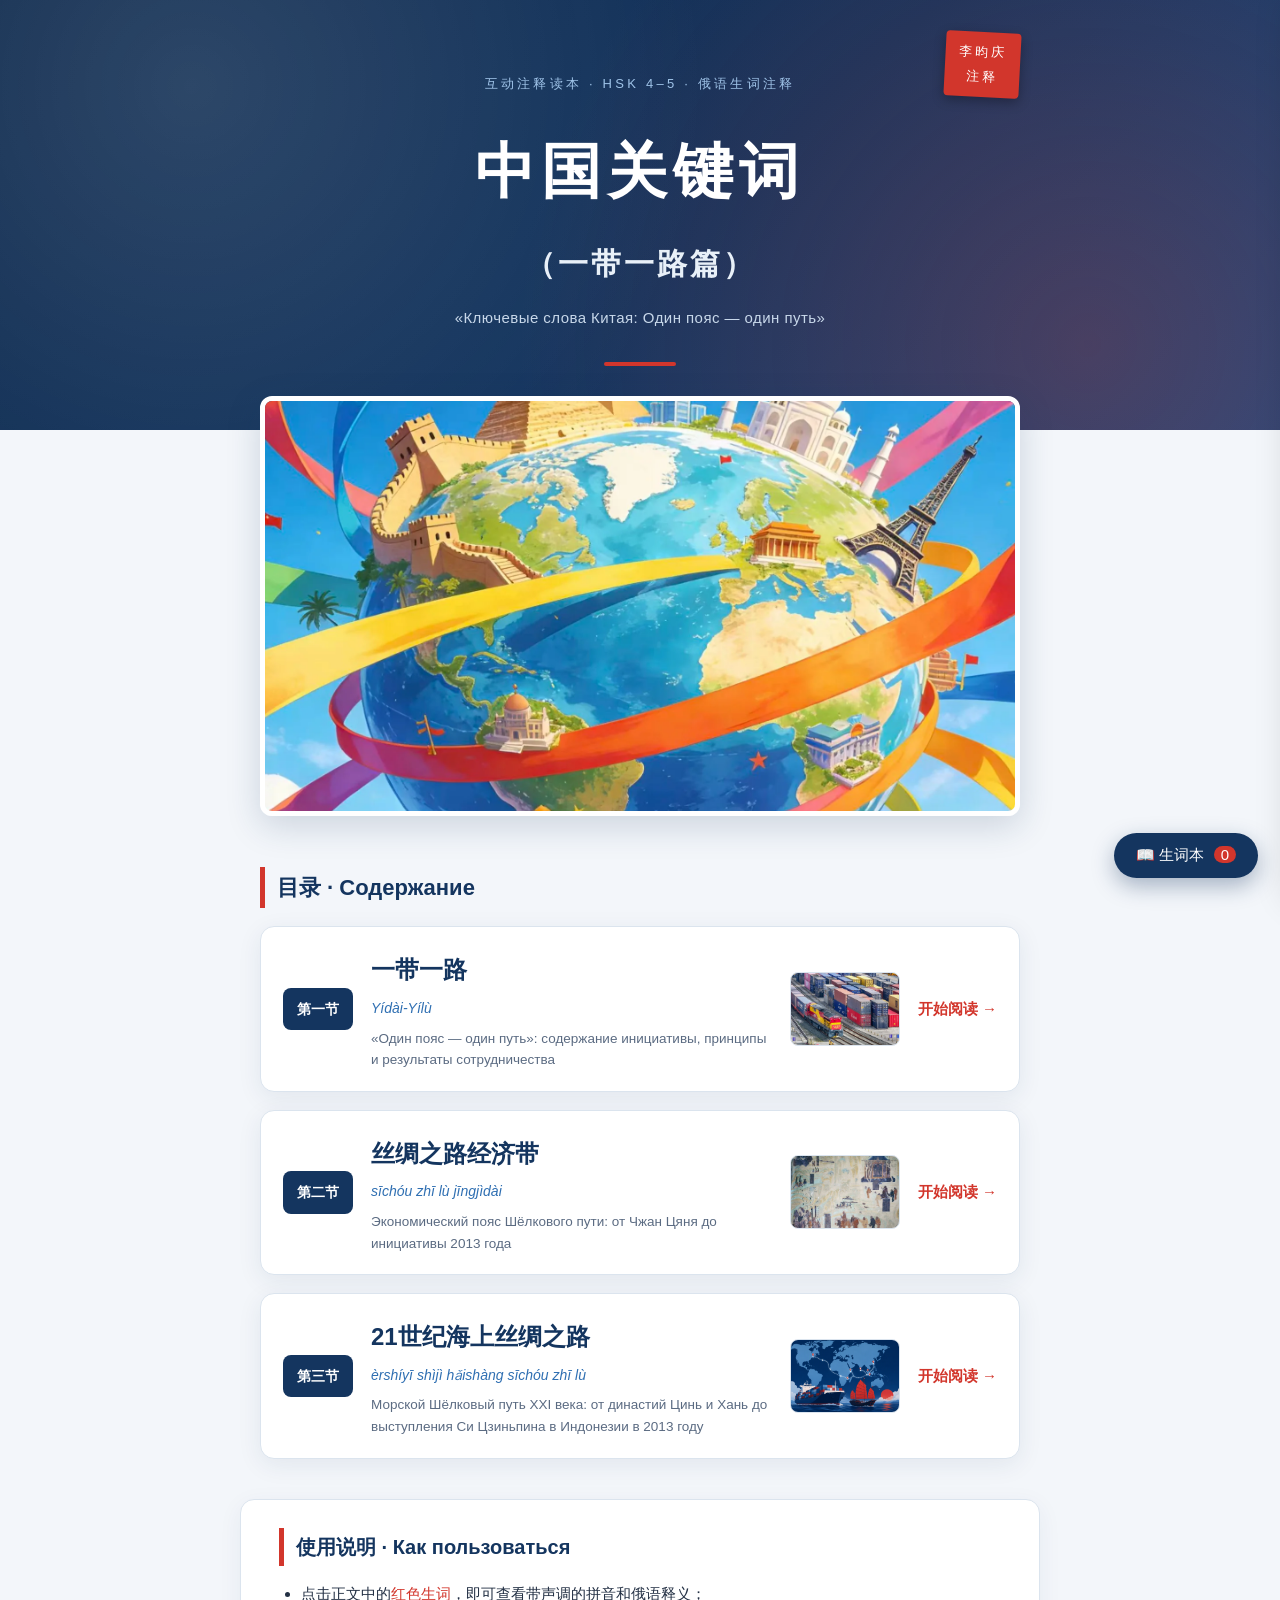
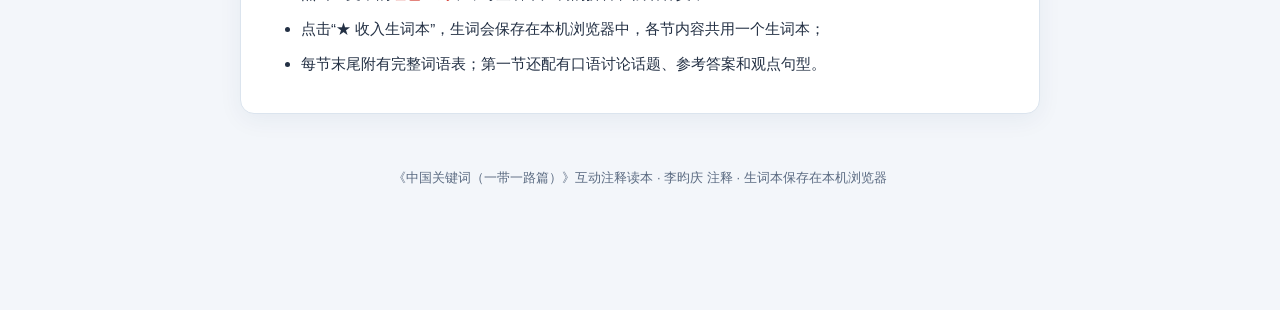
<file: index.html>
<!DOCTYPE html>
<html lang="zh-CN">
<head>
<meta charset="UTF-8">
<meta name="viewport" content="width=device-width, initial-scale=1.0">
<title>中国关键词（一带一路篇）· 互动注释读本</title>
<link rel="stylesheet" href="style.css">
</head>
<body>

<header class="hero home-hero">
  <div class="seal">李昀庆<br>注释</div>
  <p class="home-series">互动注释读本 · HSK 4–5 · 俄语生词注释</p>
  <h1 class="title home-title">中国关键词</h1>
  <p class="home-sub">（一带一路篇）</p>
  <p class="title-ru">«Ключевые слова Китая: Один пояс — один путь»</p>
</header>

<figure class="illustration hero-img">
  <img src="assets/globe.png" alt="“一带一路”全球合作插画">
</figure>

<main class="toc">
  <h2>目录 · Содержание</h2>

  <a class="toc-card" href="section1.html">
    <span class="toc-num">第一节</span>
    <div class="toc-info">
      <h3>一带一路</h3>
      <p class="toc-py">Yídài-Yílù</p>
      <p class="toc-ru">«Один пояс — один путь»: содержание инициативы, принципы и результаты сотрудничества</p>
    </div>
    <img class="toc-thumb" src="assets/train.png" alt="中欧班列">
    <span class="toc-go">开始阅读 →</span>
  </a>

  <a class="toc-card" href="section2.html">
    <span class="toc-num">第二节</span>
    <div class="toc-info">
      <h3>丝绸之路经济带</h3>
      <p class="toc-py">sīchóu zhī lù jīngjìdài</p>
      <p class="toc-ru">Экономический пояс Шёлкового пути: от Чжан Цяня до инициативы 2013 года</p>
    </div>
    <img class="toc-thumb" src="assets/zhangqian.png" alt="张骞出使西域壁画">
    <span class="toc-go">开始阅读 →</span>
  </a>

  <a class="toc-card" href="section3.html">
    <span class="toc-num">第三节</span>
    <div class="toc-info">
      <h3>21世纪海上丝绸之路</h3>
      <p class="toc-py">èrshíyī shìjì hǎishàng sīchóu zhī lù</p>
      <p class="toc-ru">Морской Шёлковый путь XXI века: от династий Цинь и Хань до выступления Си Цзиньпина в Индонезии в 2013 году</p>
    </div>
    <img class="toc-thumb" src="assets/maritime.png" alt="21世纪海上丝绸之路插画">
    <span class="toc-go">开始阅读 →</span>
  </a>
</main>

<section class="home-about">
  <h2>使用说明 · Как пользоваться</h2>
  <ul>
    <li>点击正文中的<span class="w demo">红色生词</span>，即可查看带声调的拼音和俄语释义；</li>
    <li>点击“★ 收入生词本”，生词会保存在本机浏览器中，各节内容共用一个生词本；</li>
    <li>每节末尾附有完整词语表；第一节还配有口语讨论话题、参考答案和观点句型。</li>
  </ul>
</section>

<footer>
  <p>《中国关键词（一带一路篇）》互动注释读本 · 李昀庆 注释 · 生词本保存在本机浏览器</p>
</footer>

<!-- 生词本抽屉 -->
<button id="notebook-btn" class="notebook-btn">📖 生词本 <span id="nb-count">0</span></button>
<div id="drawer" class="drawer">
  <div class="drawer-head">
    <h3>📖 我的生词本</h3>
    <button id="drawer-close" class="popup-close" aria-label="关闭">×</button>
  </div>
  <p class="drawer-tip">生词保存在本机浏览器中，刷新页面也不会丢失。</p>
  <ul id="notebook-list" class="notebook-list"></ul>
</div>
<div id="drawer-mask" class="drawer-mask hidden"></div>

<script src="vocab.js"></script>
<script src="app.js"></script>
</body>
</html>
</file>
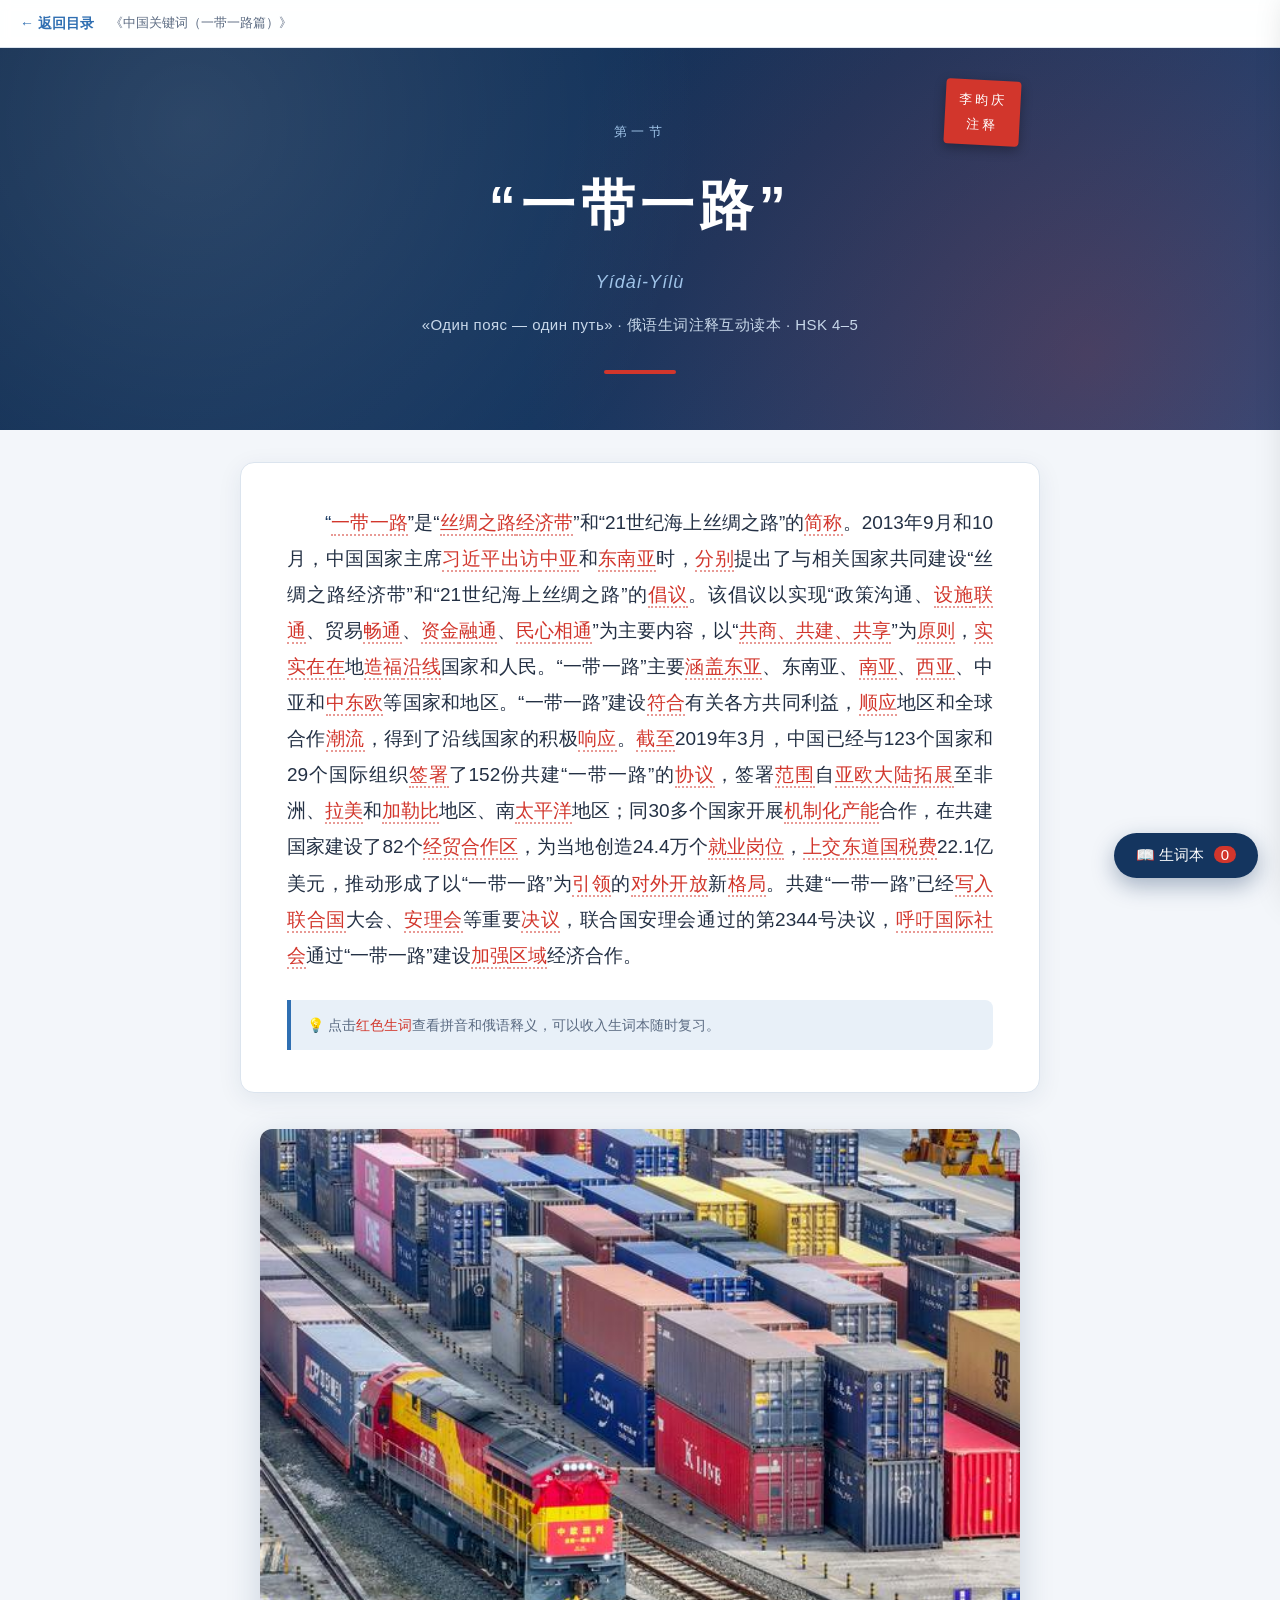
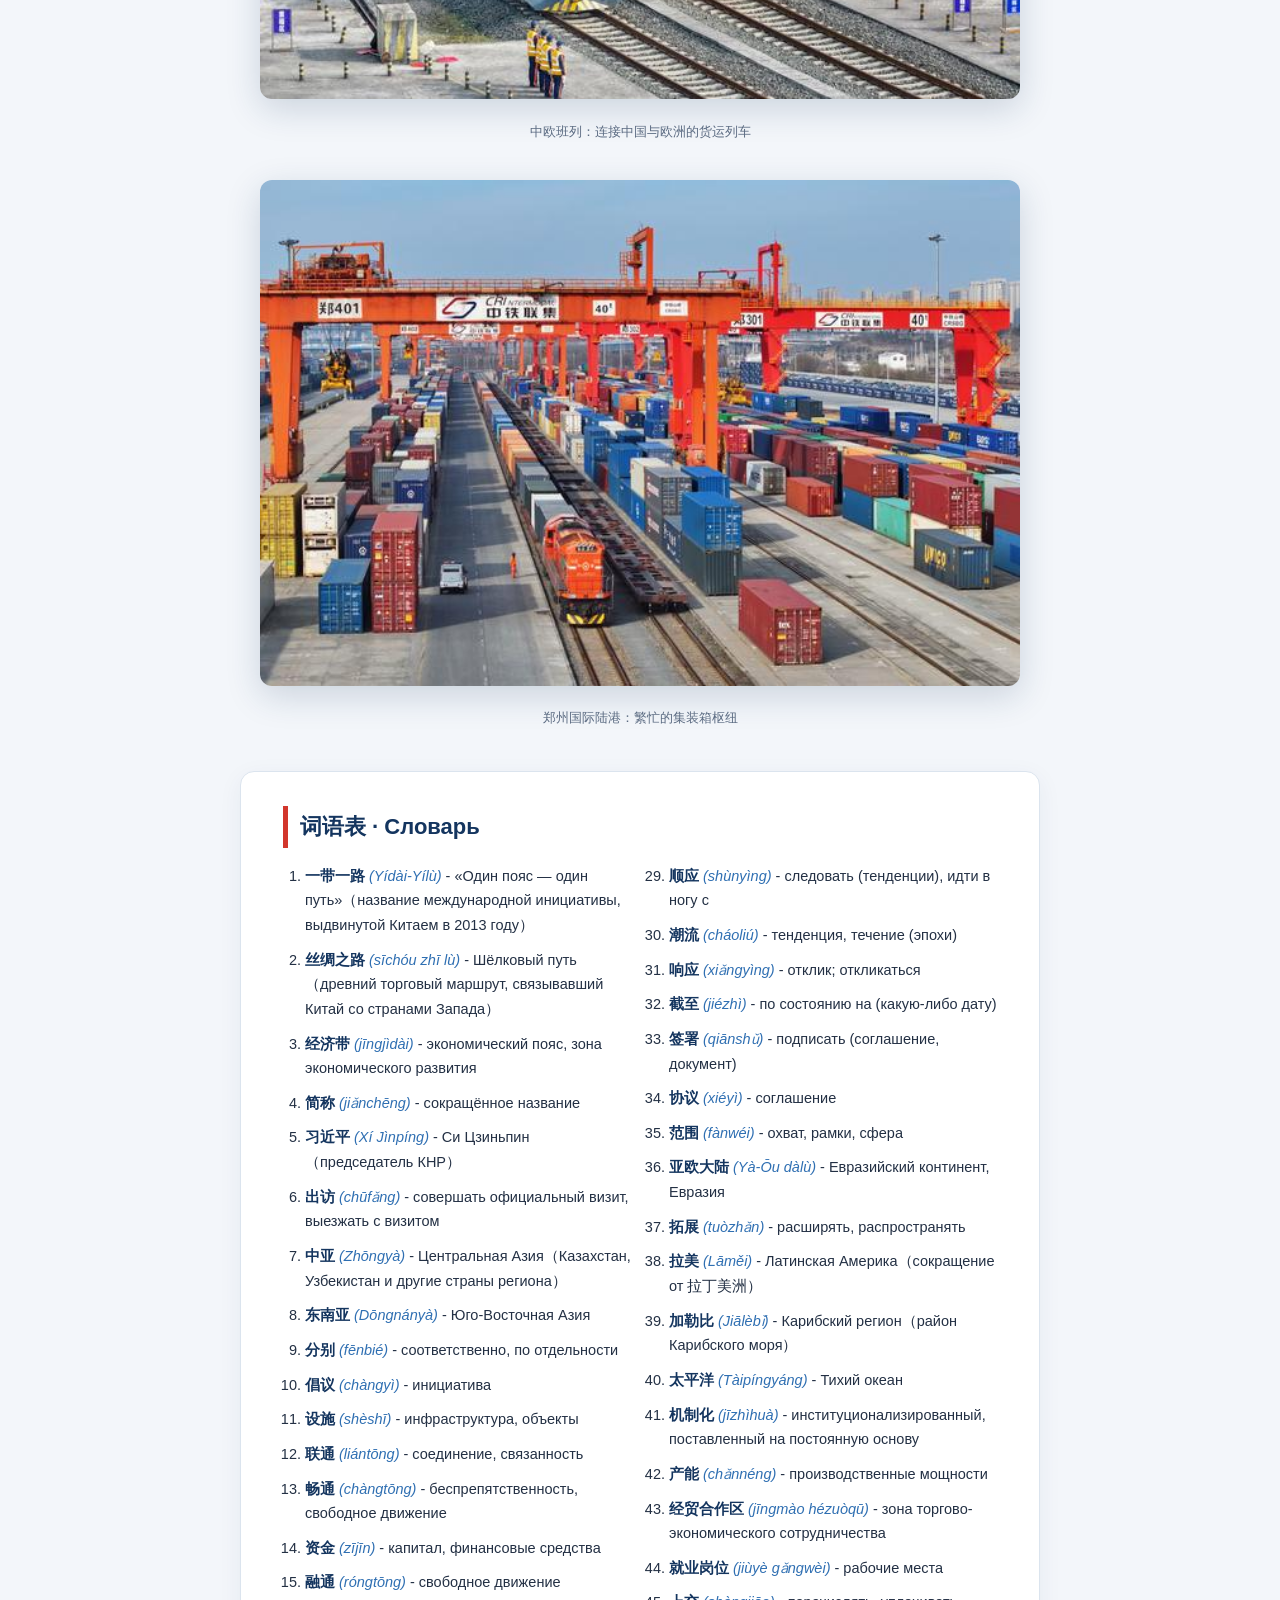
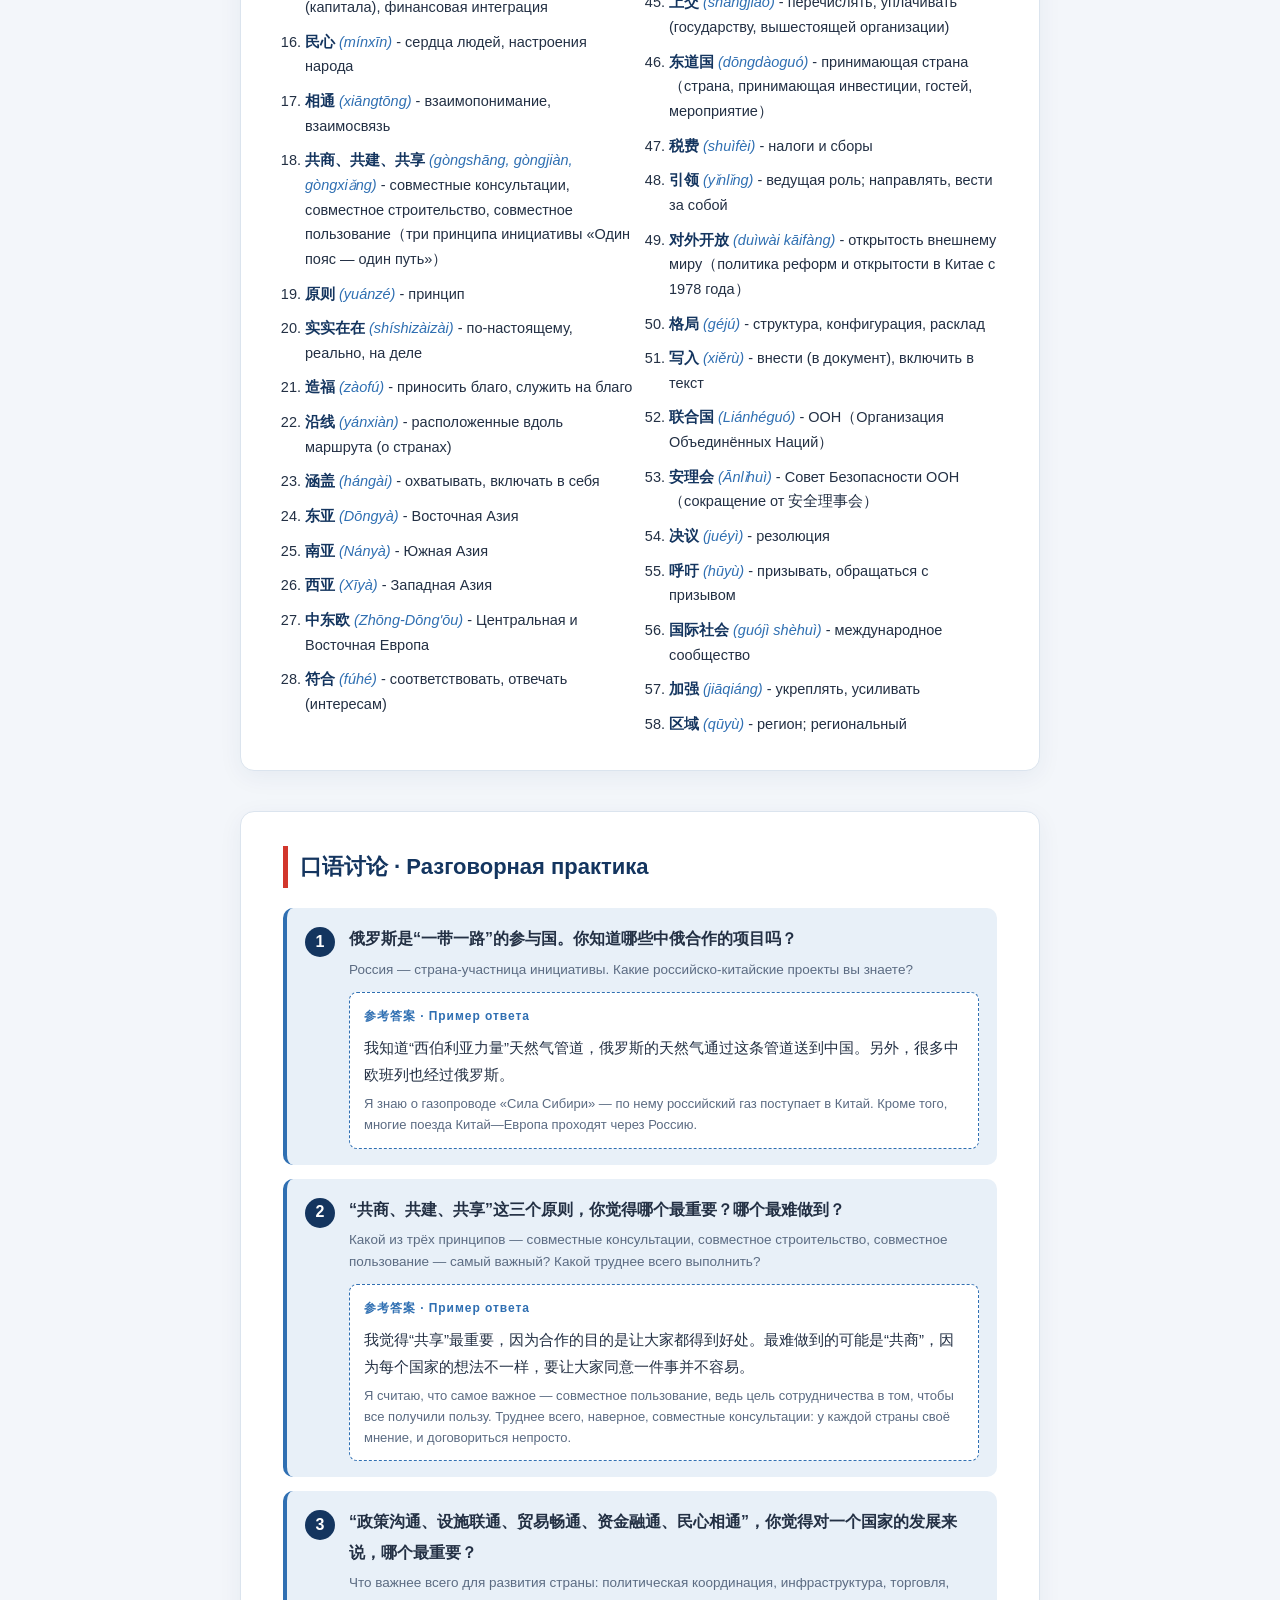
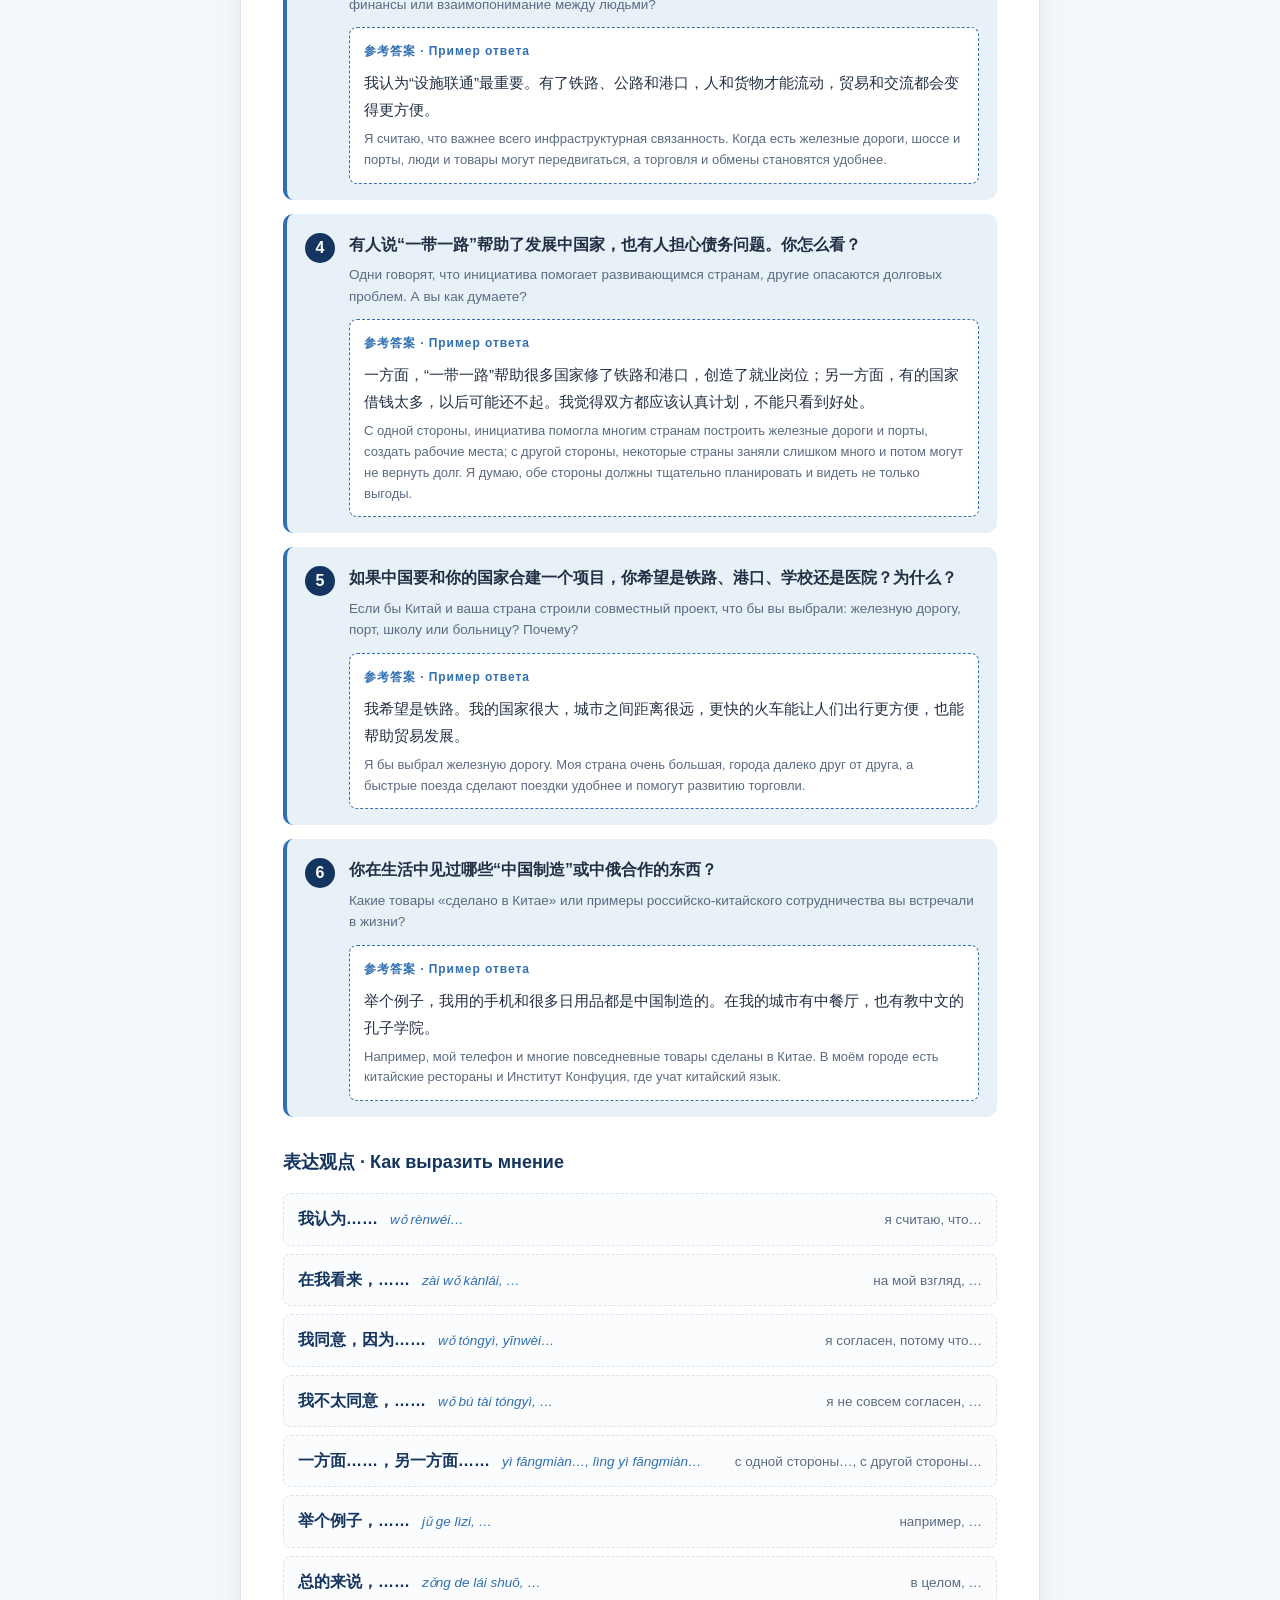
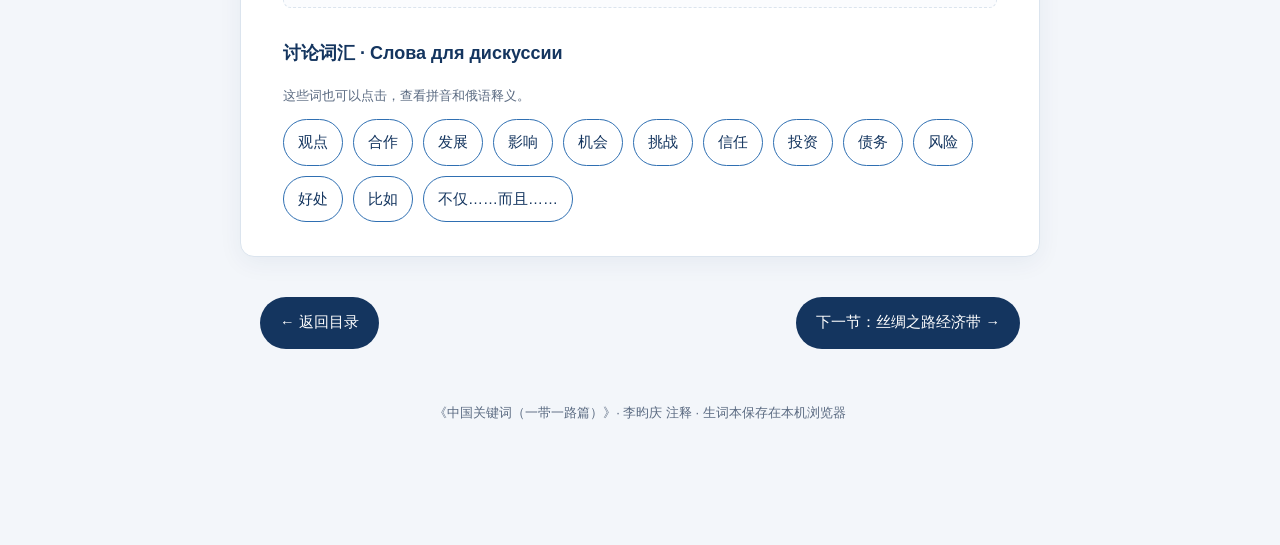
<file: section1.html>
<!DOCTYPE html>
<html lang="zh-CN">
<head>
<meta charset="UTF-8">
<meta name="viewport" content="width=device-width, initial-scale=1.0">
<title>第一节 · 一带一路 | 中国关键词（一带一路篇）</title>
<link rel="stylesheet" href="style.css">
</head>
<body data-vocab="VOCAB1">

<nav class="topbar">
  <a href="index.html" class="back-link">← 返回目录</a>
  <span class="topbar-title">《中国关键词（一带一路篇）》</span>
</nav>

<header class="hero">
  <div class="seal">李昀庆<br>注释</div>
  <p class="sec-label">第一节</p>
  <h1 class="title">“一带一路”</h1>
  <p class="title-pinyin">Yídài-Yílù</p>
  <p class="title-ru">«Один пояс — один путь» · 俄语生词注释互动读本 · HSK 4–5</p>
</header>

<main class="text-card">
  <p class="passage">
“<span class="w" data-w="一带一路">一带一路</span>”是“<span class="w" data-w="丝绸之路">丝绸之路</span><span class="w" data-w="经济带">经济带</span>”和“21世纪海上丝绸之路”的<span class="w" data-w="简称">简称</span>。2013年9月和10月，中国国家主席<span class="w" data-w="习近平">习近平</span><span class="w" data-w="出访">出访</span><span class="w" data-w="中亚">中亚</span>和<span class="w" data-w="东南亚">东南亚</span>时，<span class="w" data-w="分别">分别</span>提出了与相关国家共同建设“丝绸之路经济带”和“21世纪海上丝绸之路”的<span class="w" data-w="倡议">倡议</span>。该倡议以实现“政策沟通、<span class="w" data-w="设施">设施</span><span class="w" data-w="联通">联通</span>、贸易<span class="w" data-w="畅通">畅通</span>、<span class="w" data-w="资金">资金</span><span class="w" data-w="融通">融通</span>、<span class="w" data-w="民心">民心</span><span class="w" data-w="相通">相通</span>”为主要内容，以“<span class="w" data-w="共商、共建、共享">共商、共建、共享</span>”为<span class="w" data-w="原则">原则</span>，<span class="w" data-w="实实在在">实实在在</span>地<span class="w" data-w="造福">造福</span><span class="w" data-w="沿线">沿线</span>国家和人民。“一带一路”主要<span class="w" data-w="涵盖">涵盖</span><span class="w" data-w="东亚">东亚</span>、东南亚、<span class="w" data-w="南亚">南亚</span>、<span class="w" data-w="西亚">西亚</span>、中亚和<span class="w" data-w="中东欧">中东欧</span>等国家和地区。“一带一路”建设<span class="w" data-w="符合">符合</span>有关各方共同利益，<span class="w" data-w="顺应">顺应</span>地区和全球合作<span class="w" data-w="潮流">潮流</span>，得到了沿线国家的积极<span class="w" data-w="响应">响应</span>。<span class="w" data-w="截至">截至</span>2019年3月，中国已经与123个国家和29个国际组织<span class="w" data-w="签署">签署</span>了152份共建“一带一路”的<span class="w" data-w="协议">协议</span>，签署<span class="w" data-w="范围">范围</span>自<span class="w" data-w="亚欧大陆">亚欧大陆</span><span class="w" data-w="拓展">拓展</span>至非洲、<span class="w" data-w="拉美">拉美</span>和<span class="w" data-w="加勒比">加勒比</span>地区、南<span class="w" data-w="太平洋">太平洋</span>地区；同30多个国家开展<span class="w" data-w="机制化">机制化</span><span class="w" data-w="产能">产能</span>合作，在共建国家建设了82个<span class="w" data-w="经贸合作区">经贸合作区</span>，为当地创造24.4万个<span class="w" data-w="就业岗位">就业岗位</span>，<span class="w" data-w="上交">上交</span><span class="w" data-w="东道国">东道国</span><span class="w" data-w="税费">税费</span>22.1亿美元，推动形成了以“一带一路”为<span class="w" data-w="引领">引领</span>的<span class="w" data-w="对外开放">对外开放</span>新<span class="w" data-w="格局">格局</span>。共建“一带一路”已经<span class="w" data-w="写入">写入</span><span class="w" data-w="联合国">联合国</span>大会、<span class="w" data-w="安理会">安理会</span>等重要<span class="w" data-w="决议">决议</span>，联合国安理会通过的第2344号决议，<span class="w" data-w="呼吁">呼吁</span><span class="w" data-w="国际社会">国际社会</span>通过“一带一路”建设<span class="w" data-w="加强">加强</span><span class="w" data-w="区域">区域</span>经济合作。
  </p>
  <p class="hint">💡 点击<span class="w demo">红色生词</span>查看拼音和俄语释义，可以收入生词本随时复习。</p>
</main>

<figure class="illustration">
  <img src="assets/train.png" alt="中欧班列集装箱货场">
  <figcaption>中欧班列：连接中国与欧洲的货运列车</figcaption>
</figure>

<figure class="illustration">
  <img src="assets/port.png" alt="郑州国际铁路港">
  <figcaption>郑州国际陆港：繁忙的集装箱枢纽</figcaption>
</figure>

<section class="notes">
  <h2>词语表 · Словарь</h2>
  <ol id="vocab-list"></ol>
</section>

<section class="discuss">
  <h2>口语讨论 · Разговорная практика</h2>

  <div class="q-list">
    <div class="q-card">
      <span class="q-num">1</span>
      <div>
        <p class="q-zh">俄罗斯是“一带一路”的参与国。你知道哪些中俄合作的项目吗？</p>
        <p class="q-ru">Россия — страна-участница инициативы. Какие российско-китайские проекты вы знаете?</p>
        <div class="q-ans">
          <p class="ans-label">参考答案 · Пример ответа</p>
          <p class="ans-zh">我知道“西伯利亚力量”天然气管道，俄罗斯的天然气通过这条管道送到中国。另外，很多中欧班列也经过俄罗斯。</p>
          <p class="ans-ru">Я знаю о газопроводе «Сила Сибири» — по нему российский газ поступает в Китай. Кроме того, многие поезда Китай—Европа проходят через Россию.</p>
        </div>
      </div>
    </div>
    <div class="q-card">
      <span class="q-num">2</span>
      <div>
        <p class="q-zh">“共商、共建、共享”这三个原则，你觉得哪个最重要？哪个最难做到？</p>
        <p class="q-ru">Какой из трёх принципов — совместные консультации, совместное строительство, совместное пользование — самый важный? Какой труднее всего выполнить?</p>
        <div class="q-ans">
          <p class="ans-label">参考答案 · Пример ответа</p>
          <p class="ans-zh">我觉得“共享”最重要，因为合作的目的是让大家都得到好处。最难做到的可能是“共商”，因为每个国家的想法不一样，要让大家同意一件事并不容易。</p>
          <p class="ans-ru">Я считаю, что самое важное — совместное пользование, ведь цель сотрудничества в том, чтобы все получили пользу. Труднее всего, наверное, совместные консультации: у каждой страны своё мнение, и договориться непросто.</p>
        </div>
      </div>
    </div>
    <div class="q-card">
      <span class="q-num">3</span>
      <div>
        <p class="q-zh">“政策沟通、设施联通、贸易畅通、资金融通、民心相通”，你觉得对一个国家的发展来说，哪个最重要？</p>
        <p class="q-ru">Что важнее всего для развития страны: политическая координация, инфраструктура, торговля, финансы или взаимопонимание между людьми?</p>
        <div class="q-ans">
          <p class="ans-label">参考答案 · Пример ответа</p>
          <p class="ans-zh">我认为“设施联通”最重要。有了铁路、公路和港口，人和货物才能流动，贸易和交流都会变得更方便。</p>
          <p class="ans-ru">Я считаю, что важнее всего инфраструктурная связанность. Когда есть железные дороги, шоссе и порты, люди и товары могут передвигаться, а торговля и обмены становятся удобнее.</p>
        </div>
      </div>
    </div>
    <div class="q-card">
      <span class="q-num">4</span>
      <div>
        <p class="q-zh">有人说“一带一路”帮助了发展中国家，也有人担心债务问题。你怎么看？</p>
        <p class="q-ru">Одни говорят, что инициатива помогает развивающимся странам, другие опасаются долговых проблем. А вы как думаете?</p>
        <div class="q-ans">
          <p class="ans-label">参考答案 · Пример ответа</p>
          <p class="ans-zh">一方面，“一带一路”帮助很多国家修了铁路和港口，创造了就业岗位；另一方面，有的国家借钱太多，以后可能还不起。我觉得双方都应该认真计划，不能只看到好处。</p>
          <p class="ans-ru">С одной стороны, инициатива помогла многим странам построить железные дороги и порты, создать рабочие места; с другой стороны, некоторые страны заняли слишком много и потом могут не вернуть долг. Я думаю, обе стороны должны тщательно планировать и видеть не только выгоды.</p>
        </div>
      </div>
    </div>
    <div class="q-card">
      <span class="q-num">5</span>
      <div>
        <p class="q-zh">如果中国要和你的国家合建一个项目，你希望是铁路、港口、学校还是医院？为什么？</p>
        <p class="q-ru">Если бы Китай и ваша страна строили совместный проект, что бы вы выбрали: железную дорогу, порт, школу или больницу? Почему?</p>
        <div class="q-ans">
          <p class="ans-label">参考答案 · Пример ответа</p>
          <p class="ans-zh">我希望是铁路。我的国家很大，城市之间距离很远，更快的火车能让人们出行更方便，也能帮助贸易发展。</p>
          <p class="ans-ru">Я бы выбрал железную дорогу. Моя страна очень большая, города далеко друг от друга, а быстрые поезда сделают поездки удобнее и помогут развитию торговли.</p>
        </div>
      </div>
    </div>
    <div class="q-card">
      <span class="q-num">6</span>
      <div>
        <p class="q-zh">你在生活中见过哪些“中国制造”或中俄合作的东西？</p>
        <p class="q-ru">Какие товары «сделано в Китае» или примеры российско-китайского сотрудничества вы встречали в жизни?</p>
        <div class="q-ans">
          <p class="ans-label">参考答案 · Пример ответа</p>
          <p class="ans-zh">举个例子，我用的手机和很多日用品都是中国制造的。在我的城市有中餐厅，也有教中文的孔子学院。</p>
          <p class="ans-ru">Например, мой телефон и многие повседневные товары сделаны в Китае. В моём городе есть китайские рестораны и Институт Конфуция, где учат китайский язык.</p>
        </div>
      </div>
    </div>
  </div>

  <h3>表达观点 · Как выразить мнение</h3>
  <ul class="patterns">
    <li><b>我认为……</b><span class="py">wǒ rènwéi…</span><span class="ru">я считаю, что…</span></li>
    <li><b>在我看来，……</b><span class="py">zài wǒ kànlái, …</span><span class="ru">на мой взгляд, …</span></li>
    <li><b>我同意，因为……</b><span class="py">wǒ tóngyì, yīnwèi…</span><span class="ru">я согласен, потому что…</span></li>
    <li><b>我不太同意，……</b><span class="py">wǒ bú tài tóngyì, …</span><span class="ru">я не совсем согласен, …</span></li>
    <li><b>一方面……，另一方面……</b><span class="py">yì fāngmiàn…, lìng yì fāngmiàn…</span><span class="ru">с одной стороны…, с другой стороны…</span></li>
    <li><b>举个例子，……</b><span class="py">jǔ ge lìzi, …</span><span class="ru">например, …</span></li>
    <li><b>总的来说，……</b><span class="py">zǒng de lái shuō, …</span><span class="ru">в целом, …</span></li>
  </ul>

  <h3>讨论词汇 · Слова для дискуссии</h3>
  <p class="hint-inline">这些词也可以点击，查看拼音和俄语释义。</p>
  <ol id="discuss-vocab" class="dv-list"></ol>
</section>

<nav class="sec-nav">
  <a href="index.html">← 返回目录</a>
  <a href="section2.html">下一节：丝绸之路经济带 →</a>
</nav>

<footer>
  <p>《中国关键词（一带一路篇）》· 李昀庆 注释 · 生词本保存在本机浏览器</p>
</footer>

<!-- 弹窗 -->
<div id="popup" class="popup hidden">
  <div class="popup-card">
    <button id="popup-close" class="popup-close" aria-label="关闭">×</button>
    <div id="popup-word" class="popup-word"></div>
    <div id="popup-pinyin" class="popup-pinyin"></div>
    <div id="popup-gloss" class="popup-gloss"></div>
    <button id="popup-save" class="popup-save">★ 收入生词本</button>
  </div>
</div>

<!-- 生词本抽屉 -->
<button id="notebook-btn" class="notebook-btn">📖 生词本 <span id="nb-count">0</span></button>
<div id="drawer" class="drawer">
  <div class="drawer-head">
    <h3>📖 我的生词本</h3>
    <button id="drawer-close" class="popup-close" aria-label="关闭">×</button>
  </div>
  <p class="drawer-tip">生词保存在本机浏览器中，刷新页面也不会丢失。</p>
  <ul id="notebook-list" class="notebook-list"></ul>
</div>
<div id="drawer-mask" class="drawer-mask hidden"></div>

<script src="vocab.js"></script>
<script src="app.js"></script>
</body>
</html>
</file>
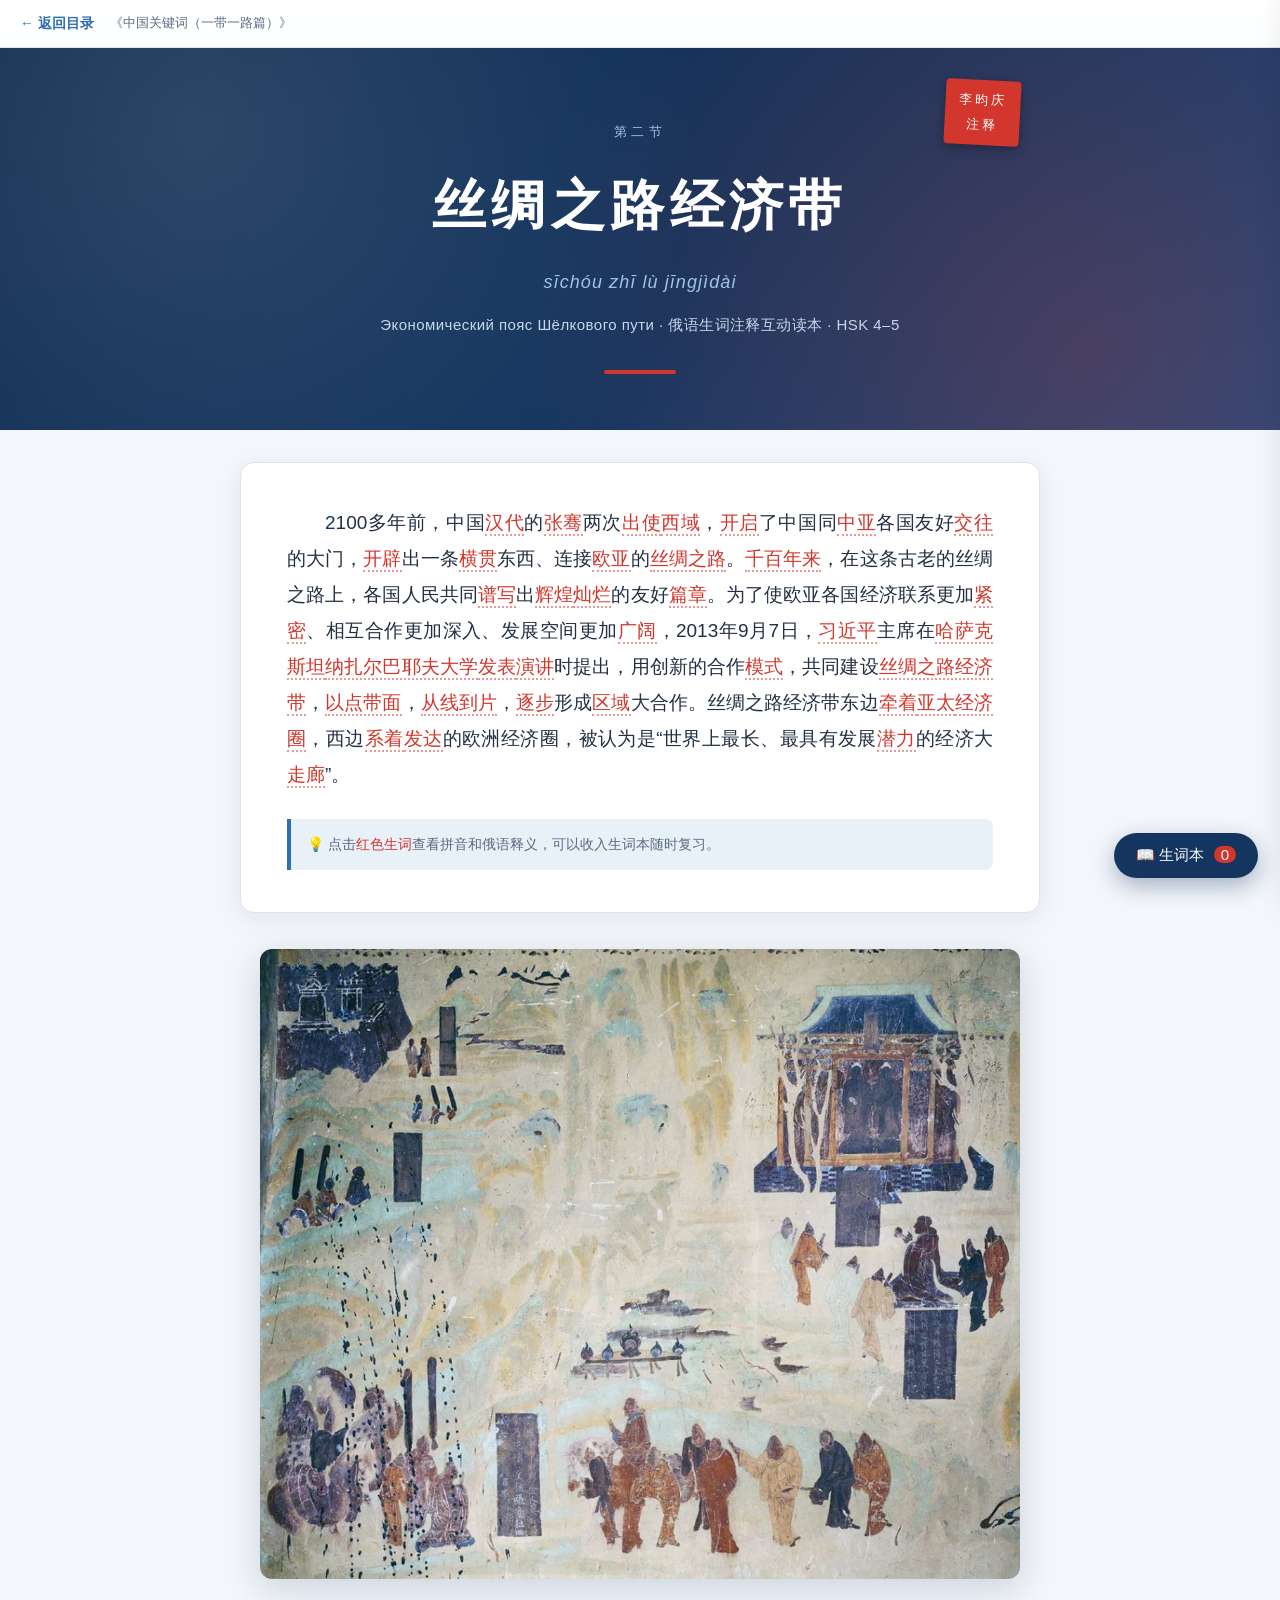
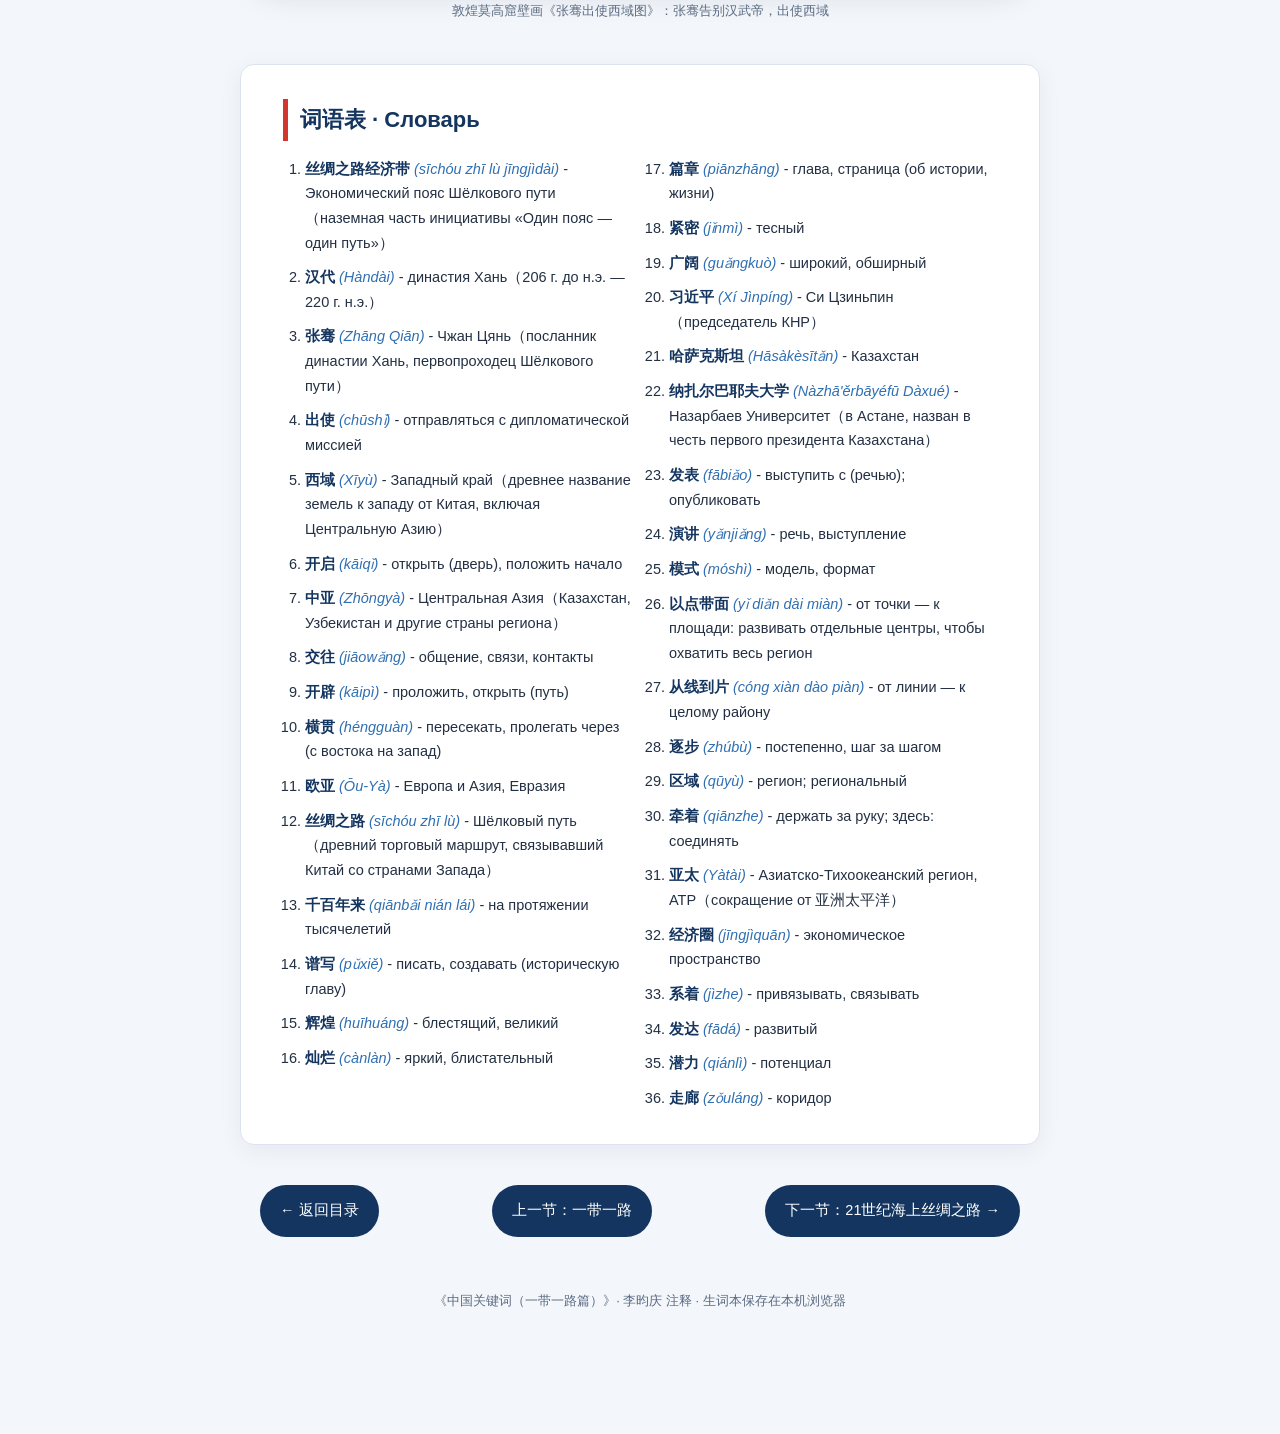
<file: section2.html>
<!DOCTYPE html>
<html lang="zh-CN">
<head>
<meta charset="UTF-8">
<meta name="viewport" content="width=device-width, initial-scale=1.0">
<title>第二节 · 丝绸之路经济带 | 中国关键词（一带一路篇）</title>
<link rel="stylesheet" href="style.css">
</head>
<body data-vocab="VOCAB2">

<nav class="topbar">
  <a href="index.html" class="back-link">← 返回目录</a>
  <span class="topbar-title">《中国关键词（一带一路篇）》</span>
</nav>

<header class="hero">
  <div class="seal">李昀庆<br>注释</div>
  <p class="sec-label">第二节</p>
  <h1 class="title">丝绸之路经济带</h1>
  <p class="title-pinyin">sīchóu zhī lù jīngjìdài</p>
  <p class="title-ru">Экономический пояс Шёлкового пути · 俄语生词注释互动读本 · HSK 4–5</p>
</header>

<main class="text-card">
  <p class="passage">
2100多年前，中国<span class="w" data-w="汉代">汉代</span>的<span class="w" data-w="张骞">张骞</span>两次<span class="w" data-w="出使">出使</span><span class="w" data-w="西域">西域</span>，<span class="w" data-w="开启">开启</span>了中国同<span class="w" data-w="中亚">中亚</span>各国友好<span class="w" data-w="交往">交往</span>的大门，<span class="w" data-w="开辟">开辟</span>出一条<span class="w" data-w="横贯">横贯</span>东西、连接<span class="w" data-w="欧亚">欧亚</span>的<span class="w" data-w="丝绸之路">丝绸之路</span>。<span class="w" data-w="千百年来">千百年来</span>，在这条古老的丝绸之路上，各国人民共同<span class="w" data-w="谱写">谱写</span>出<span class="w" data-w="辉煌">辉煌</span><span class="w" data-w="灿烂">灿烂</span>的友好<span class="w" data-w="篇章">篇章</span>。为了使欧亚各国经济联系更加<span class="w" data-w="紧密">紧密</span>、相互合作更加深入、发展空间更加<span class="w" data-w="广阔">广阔</span>，2013年9月7日，<span class="w" data-w="习近平">习近平</span>主席在<span class="w" data-w="哈萨克斯坦">哈萨克斯坦</span><span class="w" data-w="纳扎尔巴耶夫大学">纳扎尔巴耶夫大学</span><span class="w" data-w="发表">发表</span><span class="w" data-w="演讲">演讲</span>时提出，用创新的合作<span class="w" data-w="模式">模式</span>，共同建设<span class="w" data-w="丝绸之路经济带">丝绸之路经济带</span>，<span class="w" data-w="以点带面">以点带面</span>，<span class="w" data-w="从线到片">从线到片</span>，<span class="w" data-w="逐步">逐步</span>形成<span class="w" data-w="区域">区域</span>大合作。丝绸之路经济带东边<span class="w" data-w="牵着">牵着</span><span class="w" data-w="亚太">亚太</span><span class="w" data-w="经济圈">经济圈</span>，西边<span class="w" data-w="系着">系着</span><span class="w" data-w="发达">发达</span>的欧洲经济圈，被认为是“世界上最长、最具有发展<span class="w" data-w="潜力">潜力</span>的经济大<span class="w" data-w="走廊">走廊</span>”。
  </p>
  <p class="hint">💡 点击<span class="w demo">红色生词</span>查看拼音和俄语释义，可以收入生词本随时复习。</p>
</main>

<figure class="illustration">
  <img src="assets/zhangqian.png" alt="敦煌莫高窟壁画《张骞出使西域图》">
  <figcaption>敦煌莫高窟壁画《张骞出使西域图》：张骞告别汉武帝，出使西域</figcaption>
</figure>

<section class="notes">
  <h2>词语表 · Словарь</h2>
  <ol id="vocab-list"></ol>
</section>

<nav class="sec-nav">
  <a href="index.html">← 返回目录</a>
  <a href="section1.html">上一节：一带一路</a>
  <a href="section3.html">下一节：21世纪海上丝绸之路 →</a>
</nav>

<footer>
  <p>《中国关键词（一带一路篇）》· 李昀庆 注释 · 生词本保存在本机浏览器</p>
</footer>

<!-- 弹窗 -->
<div id="popup" class="popup hidden">
  <div class="popup-card">
    <button id="popup-close" class="popup-close" aria-label="关闭">×</button>
    <div id="popup-word" class="popup-word"></div>
    <div id="popup-pinyin" class="popup-pinyin"></div>
    <div id="popup-gloss" class="popup-gloss"></div>
    <button id="popup-save" class="popup-save">★ 收入生词本</button>
  </div>
</div>

<!-- 生词本抽屉 -->
<button id="notebook-btn" class="notebook-btn">📖 生词本 <span id="nb-count">0</span></button>
<div id="drawer" class="drawer">
  <div class="drawer-head">
    <h3>📖 我的生词本</h3>
    <button id="drawer-close" class="popup-close" aria-label="关闭">×</button>
  </div>
  <p class="drawer-tip">生词保存在本机浏览器中，刷新页面也不会丢失。</p>
  <ul id="notebook-list" class="notebook-list"></ul>
</div>
<div id="drawer-mask" class="drawer-mask hidden"></div>

<script src="vocab.js"></script>
<script src="app.js"></script>
</body>
</html>
</file>
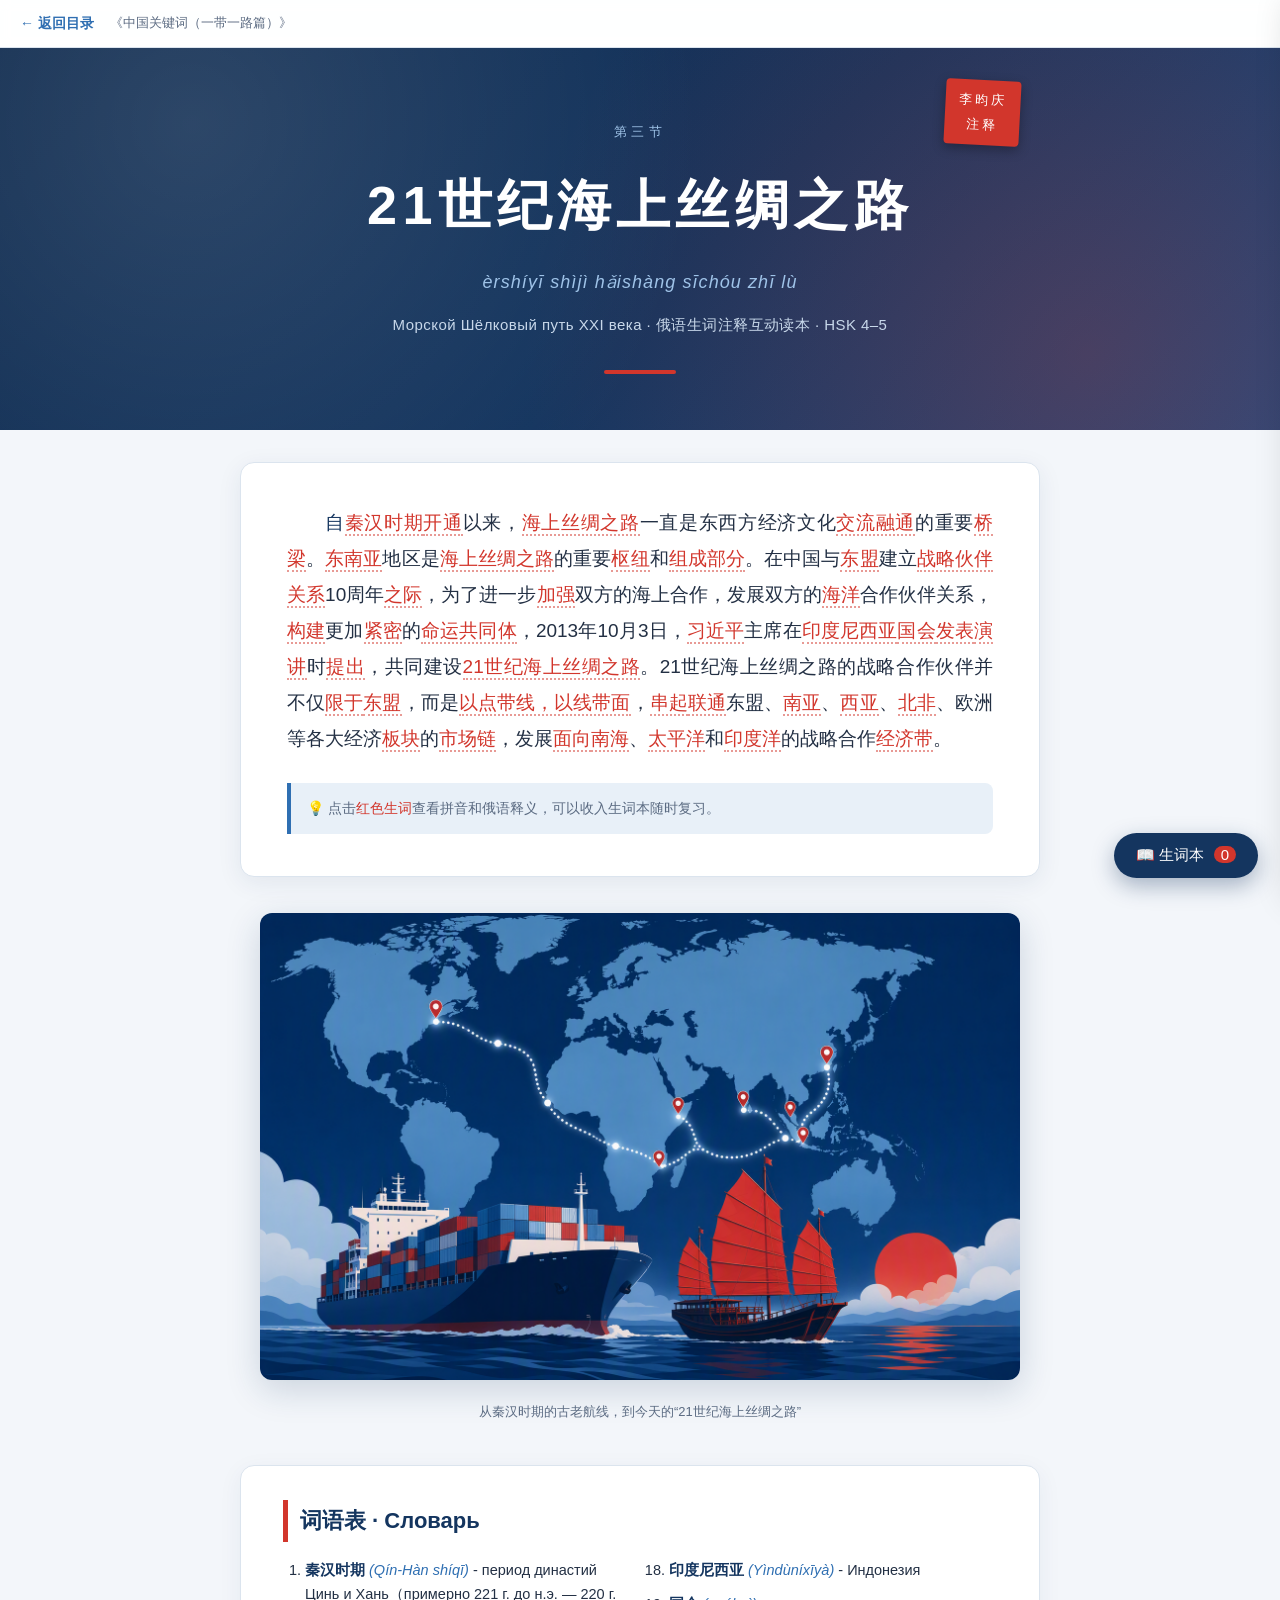
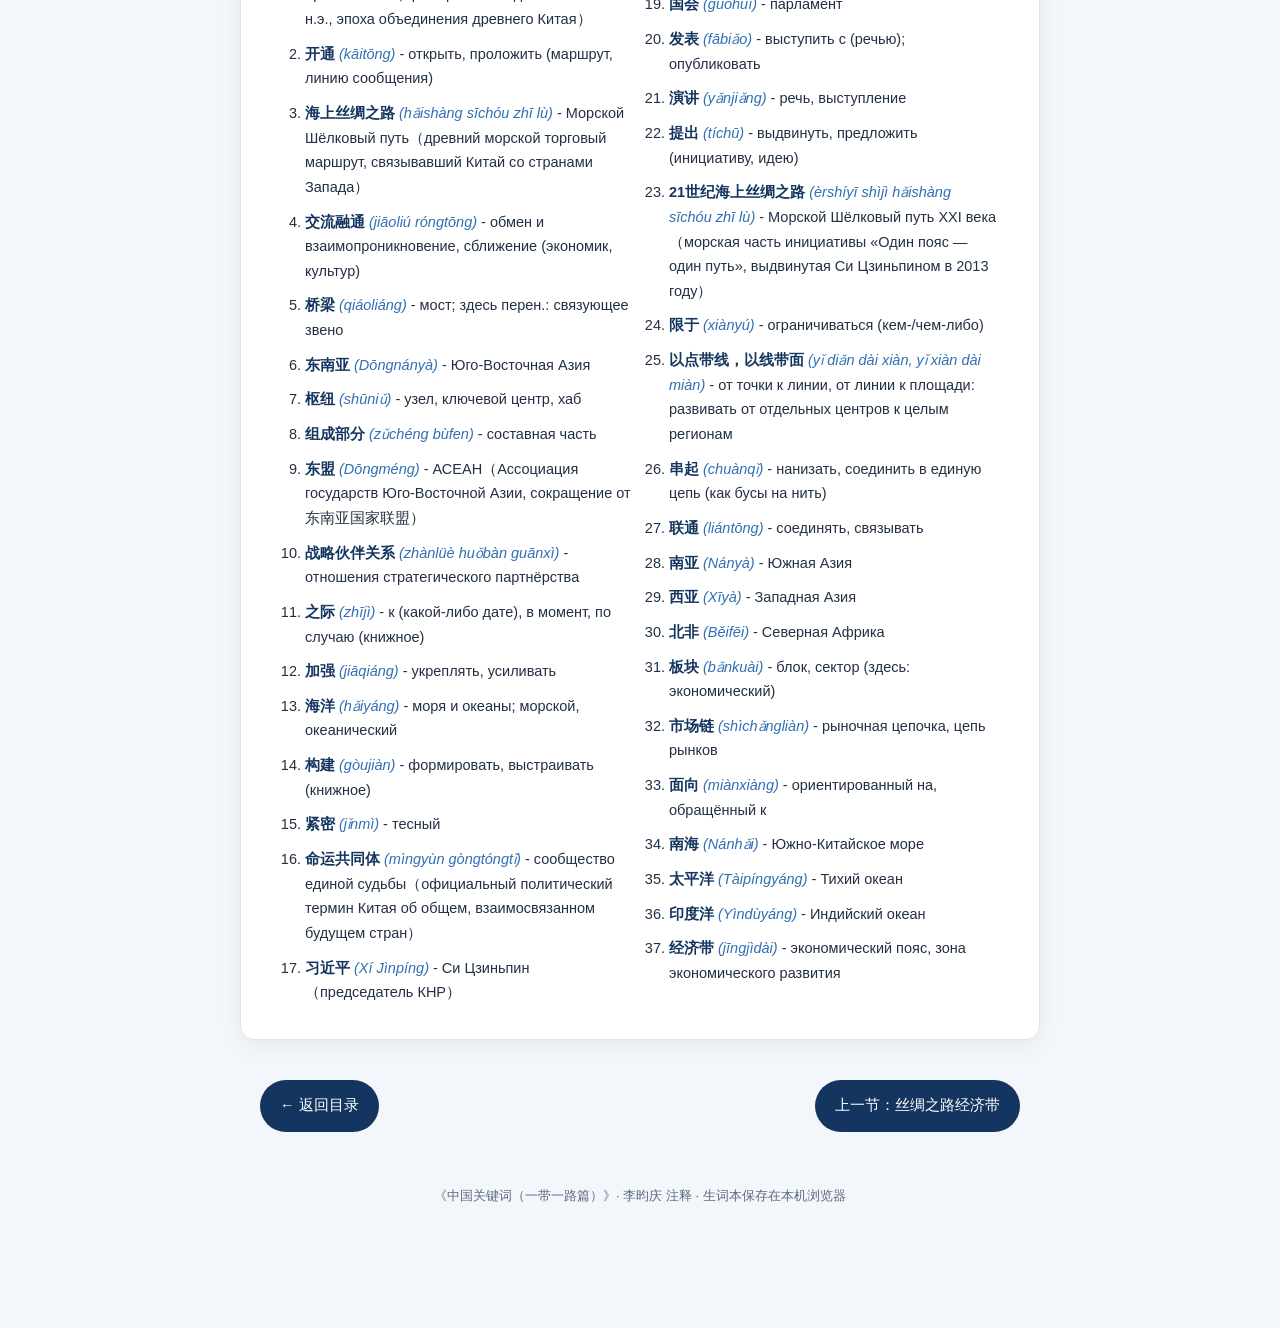
<file: section3.html>
<!DOCTYPE html>
<html lang="zh-CN">
<head>
<meta charset="UTF-8">
<meta name="viewport" content="width=device-width, initial-scale=1.0">
<title>第三节 · 21世纪海上丝绸之路 | 中国关键词（一带一路篇）</title>
<link rel="stylesheet" href="style.css">
</head>
<body data-vocab="VOCAB3">

<nav class="topbar">
  <a href="index.html" class="back-link">← 返回目录</a>
  <span class="topbar-title">《中国关键词（一带一路篇）》</span>
</nav>

<header class="hero">
  <div class="seal">李昀庆<br>注释</div>
  <p class="sec-label">第三节</p>
  <h1 class="title">21世纪海上丝绸之路</h1>
  <p class="title-pinyin">èrshíyī shìjì hǎishàng sīchóu zhī lù</p>
  <p class="title-ru">Морской Шёлковый путь XXI века · 俄语生词注释互动读本 · HSK 4–5</p>
</header>

<main class="text-card">
  <p class="passage">
自<span class="w" data-w="秦汉时期">秦汉时期</span><span class="w" data-w="开通">开通</span>以来，<span class="w" data-w="海上丝绸之路">海上丝绸之路</span>一直是东西方经济文化<span class="w" data-w="交流融通">交流融通</span>的重要<span class="w" data-w="桥梁">桥梁</span>。<span class="w" data-w="东南亚">东南亚</span>地区是<span class="w" data-w="海上丝绸之路">海上丝绸之路</span>的重要<span class="w" data-w="枢纽">枢纽</span>和<span class="w" data-w="组成部分">组成部分</span>。在中国与<span class="w" data-w="东盟">东盟</span>建立<span class="w" data-w="战略伙伴关系">战略伙伴关系</span>10周年<span class="w" data-w="之际">之际</span>，为了进一步<span class="w" data-w="加强">加强</span>双方的海上合作，发展双方的<span class="w" data-w="海洋">海洋</span>合作伙伴关系，<span class="w" data-w="构建">构建</span>更加<span class="w" data-w="紧密">紧密</span>的<span class="w" data-w="命运共同体">命运共同体</span>，2013年10月3日，<span class="w" data-w="习近平">习近平</span>主席在<span class="w" data-w="印度尼西亚">印度尼西亚</span><span class="w" data-w="国会">国会</span><span class="w" data-w="发表">发表</span><span class="w" data-w="演讲">演讲</span>时<span class="w" data-w="提出">提出</span>，共同建设<span class="w" data-w="21世纪海上丝绸之路">21世纪海上丝绸之路</span>。21世纪海上丝绸之路的战略合作伙伴并不仅<span class="w" data-w="限于">限于</span><span class="w" data-w="东盟">东盟</span>，而是<span class="w" data-w="以点带线，以线带面">以点带线，以线带面</span>，<span class="w" data-w="串起">串起</span><span class="w" data-w="联通">联通</span>东盟、<span class="w" data-w="南亚">南亚</span>、<span class="w" data-w="西亚">西亚</span>、<span class="w" data-w="北非">北非</span>、欧洲等各大经济<span class="w" data-w="板块">板块</span>的<span class="w" data-w="市场链">市场链</span>，发展<span class="w" data-w="面向">面向</span><span class="w" data-w="南海">南海</span>、<span class="w" data-w="太平洋">太平洋</span>和<span class="w" data-w="印度洋">印度洋</span>的战略合作<span class="w" data-w="经济带">经济带</span>。
  </p>
  <p class="hint">💡 点击<span class="w demo">红色生词</span>查看拼音和俄语释义，可以收入生词本随时复习。</p>
</main>

<figure class="illustration">
  <img src="assets/maritime.png" alt="21世纪海上丝绸之路插画：现代货轮与古代帆船">
  <figcaption>从秦汉时期的古老航线，到今天的“21世纪海上丝绸之路”</figcaption>
</figure>

<section class="notes">
  <h2>词语表 · Словарь</h2>
  <ol id="vocab-list"></ol>
</section>

<nav class="sec-nav">
  <a href="index.html">← 返回目录</a>
  <a href="section2.html">上一节：丝绸之路经济带</a>
</nav>

<footer>
  <p>《中国关键词（一带一路篇）》· 李昀庆 注释 · 生词本保存在本机浏览器</p>
</footer>

<!-- 弹窗 -->
<div id="popup" class="popup hidden">
  <div class="popup-card">
    <button id="popup-close" class="popup-close" aria-label="关闭">×</button>
    <div id="popup-word" class="popup-word"></div>
    <div id="popup-pinyin" class="popup-pinyin"></div>
    <div id="popup-gloss" class="popup-gloss"></div>
    <button id="popup-save" class="popup-save">★ 收入生词本</button>
  </div>
</div>

<!-- 生词本抽屉 -->
<button id="notebook-btn" class="notebook-btn">📖 生词本 <span id="nb-count">0</span></button>
<div id="drawer" class="drawer">
  <div class="drawer-head">
    <h3>📖 我的生词本</h3>
    <button id="drawer-close" class="popup-close" aria-label="关闭">×</button>
  </div>
  <p class="drawer-tip">生词保存在本机浏览器中，刷新页面也不会丢失。</p>
  <ul id="notebook-list" class="notebook-list"></ul>
</div>
<div id="drawer-mask" class="drawer-mask hidden"></div>

<script src="vocab.js"></script>
<script src="app.js"></script>
</body>
</html>
</file>
<file: style.css>
/* ===== “一带一路”互动读本 · 现代国际关系风 ===== */
:root {
  --navy: #14355f;        /* 主色：深海军蓝 */
  --blue: #2f6fb2;        /* 强调蓝 */
  --sky: #e8f0f8;         /* 浅蓝底 */
  --red: #d2362c;         /* 点缀红 */
  --ink: #233044;
  --ink-light: #5b6b82;
  --card: #ffffff;
  --line: #dbe4ee;
}

* { margin: 0; padding: 0; box-sizing: border-box; }

body {
  font-family: "Noto Sans SC", "PingFang SC", "Microsoft YaHei", sans-serif;
  background: #f3f6fa;
  color: var(--ink);
  line-height: 1.9;
  padding-bottom: 120px;
}

/* ===== 卷首 ===== */
.hero {
  position: relative;
  text-align: center;
  padding: 72px 24px 56px;
  background:
    radial-gradient(circle at 15% 20%, rgba(255,255,255,.12), transparent 45%),
    radial-gradient(circle at 85% 80%, rgba(210,54,44,.25), transparent 50%),
    linear-gradient(135deg, #0e2a4e 0%, var(--navy) 55%, #1d4a80 100%);
  color: #fff;
}
.seal {
  position: absolute;
  top: 32px; right: max(24px, calc(50% - 380px));
  padding: 8px 14px;
  background: var(--red);
  color: #fff;
  font-size: 13px;
  letter-spacing: .2em;
  border-radius: 4px;
  transform: rotate(3deg);
  box-shadow: 0 4px 12px rgba(0,0,0,.3);
}
.title {
  font-size: 54px;
  font-weight: 800;
  letter-spacing: .1em;
}
.title-pinyin {
  margin-top: 8px;
  color: #9fc3e8;
  font-size: 18px;
  font-style: italic;
  letter-spacing: .06em;
}
.title-ru {
  margin-top: 12px;
  color: #c8d8ea;
  font-size: 15px;
  letter-spacing: .03em;
}
.hero::after {
  content: "";
  display: block;
  width: 72px; height: 4px;
  margin: 30px auto 0;
  background: var(--red);
  border-radius: 2px;
}

/* ===== 插图 ===== */
.illustration {
  max-width: 800px;
  margin: 36px auto;
  padding: 0 20px;
  text-align: center;
}
.illustration img {
  width: 100%;
  border-radius: 12px;
  box-shadow: 0 10px 34px rgba(20,53,95,.18);
}
.hero-img {
  margin-top: -34px;
  position: relative;
  z-index: 2;
}
.hero-img img {
  border: 5px solid #fff;
  max-height: 420px;
  object-fit: cover;
}
.illustration figcaption {
  margin-top: 10px;
  font-size: 13px;
  color: var(--ink-light);
}

/* ===== 正文卡片 ===== */
.text-card {
  max-width: 800px;
  margin: 32px auto;
  padding: 42px 46px;
  background: var(--card);
  border: 1px solid var(--line);
  border-radius: 14px;
  box-shadow: 0 6px 24px rgba(20,53,95,.08);
}
.passage {
  font-size: 19px;
  text-align: justify;
  text-indent: 2em;
}
.passage::first-letter { color: var(--navy); }
.hint {
  margin-top: 26px;
  padding: 12px 16px;
  background: var(--sky);
  border-left: 4px solid var(--blue);
  border-radius: 0 8px 8px 0;
  font-size: 14px;
  color: var(--ink-light);
}

/* 生词 */
.w {
  color: var(--red);
  cursor: pointer;
  border-bottom: 2px dotted rgba(210,54,44,.5);
  padding-bottom: 1px;
  transition: background .15s;
}
.w:hover { background: rgba(210,54,44,.1); border-radius: 3px; }
.w.demo { border: none; }

/* ===== 词语表 ===== */
.notes {
  max-width: 800px;
  margin: 40px auto;
  padding: 34px 42px;
  background: var(--card);
  border: 1px solid var(--line);
  border-radius: 14px;
  box-shadow: 0 6px 24px rgba(20,53,95,.06);
}
.notes h2 {
  font-size: 22px;
  color: var(--navy);
  margin-bottom: 16px;
  padding-left: 12px;
  border-left: 5px solid var(--red);
}
.notes ol {
  padding-left: 22px;
  columns: 2;
  column-gap: 36px;
}
.notes li {
  font-size: 14.5px;
  margin-bottom: 10px;
  line-height: 1.7;
  break-inside: avoid;
}
.notes li b { color: var(--navy); }
.notes li .py { color: var(--blue); font-style: italic; }

/* ===== 弹窗 ===== */
.popup {
  position: fixed; inset: 0;
  background: rgba(20,53,95,.5);
  backdrop-filter: blur(2px);
  display: flex; align-items: center; justify-content: center;
  z-index: 50;
}
.popup.hidden { display: none; }
.popup-card {
  position: relative;
  width: min(430px, 88vw);
  background: #fff;
  border-top: 5px solid var(--navy);
  border-radius: 12px;
  padding: 32px 30px 28px;
  box-shadow: 0 16px 48px rgba(0,0,0,.3);
  text-align: center;
  animation: pop .18s ease-out;
}
@keyframes pop { from { transform: translateY(10px); opacity: 0; } to { transform: translateY(0); opacity: 1; } }
.popup-close {
  position: absolute; top: 8px; right: 12px;
  border: none; background: none;
  font-size: 24px; color: var(--ink-light); cursor: pointer;
}
.popup-word {
  font-size: 36px;
  font-weight: 800;
  color: var(--navy);
}
.popup-pinyin {
  margin-top: 4px;
  color: var(--blue);
  font-style: italic;
  font-size: 17px;
}
.popup-gloss {
  margin-top: 14px;
  font-size: 16px;
  line-height: 1.7;
  color: var(--ink);
}
.popup-save {
  margin-top: 22px;
  padding: 11px 26px;
  border: none; border-radius: 999px;
  background: var(--red);
  color: #fff;
  font-size: 15px;
  cursor: pointer;
  transition: transform .12s, background .15s;
}
.popup-save:hover { transform: translateY(-1px); background: #b32b22; }
.popup-save.saved { background: #2e8b57; }

/* ===== 生词本抽屉 ===== */
.notebook-btn {
  position: fixed;
  right: 22px; bottom: 22px;
  z-index: 40;
  padding: 13px 22px;
  border: none; border-radius: 999px;
  background: var(--navy);
  color: #fff;
  font-size: 15px;
  cursor: pointer;
  box-shadow: 0 8px 22px rgba(20,53,95,.35);
}
.notebook-btn span {
  display: inline-block;
  min-width: 22px;
  margin-left: 6px;
  padding: 0 5px;
  border-radius: 999px;
  background: var(--red);
}
.drawer {
  position: fixed;
  top: 0; right: -380px;
  width: min(360px, 92vw);
  height: 100vh;
  background: #fff;
  border-left: 1px solid var(--line);
  box-shadow: -10px 0 34px rgba(0,0,0,.16);
  z-index: 60;
  transition: right .28s ease;
  padding: 22px;
  overflow-y: auto;
}
.drawer.open { right: 0; }
.drawer-head {
  display: flex; justify-content: space-between; align-items: center;
}
.drawer-head h3 { color: var(--navy); font-size: 20px; }
.drawer-head .popup-close { position: static; }
.drawer-tip { font-size: 12px; color: var(--ink-light); margin: 8px 0 14px; }
.notebook-list { list-style: none; }
.notebook-list li {
  padding: 12px 14px;
  margin-bottom: 10px;
  background: var(--sky);
  border-left: 4px solid var(--blue);
  border-radius: 0 8px 8px 0;
  font-size: 14px;
  position: relative;
}
.notebook-list .nb-word {
  font-size: 18px;
  font-weight: 700;
  color: var(--navy);
}
.notebook-list .nb-py { color: var(--blue); font-style: italic; margin-left: 8px; font-size: 13px; }
.notebook-list .nb-gloss { display: block; margin-top: 3px; color: var(--ink); line-height: 1.6; }
.notebook-list .nb-del {
  position: absolute; top: 8px; right: 10px;
  border: none; background: none; cursor: pointer;
  color: var(--ink-light); font-size: 15px;
}
.nb-empty { color: var(--ink-light); font-size: 14px; padding: 12px 4px; }
.drawer-mask {
  position: fixed; inset: 0;
  background: rgba(20,53,95,.35);
  z-index: 55;
}
.drawer-mask.hidden { display: none; }

/* ===== 口语讨论区 ===== */
.discuss {
  max-width: 800px;
  margin: 40px auto;
  padding: 34px 42px;
  background: var(--card);
  border: 1px solid var(--line);
  border-radius: 14px;
  box-shadow: 0 6px 24px rgba(20,53,95,.06);
}
.discuss h2 {
  font-size: 22px;
  color: var(--navy);
  margin-bottom: 20px;
  padding-left: 12px;
  border-left: 5px solid var(--red);
}
.discuss h3 {
  font-size: 18px;
  color: var(--navy);
  margin: 28px 0 14px;
}
.q-list { display: flex; flex-direction: column; gap: 14px; }
.q-card {
  display: flex;
  gap: 14px;
  padding: 16px 18px;
  background: var(--sky);
  border-radius: 10px;
  border-left: 4px solid var(--blue);
}
.q-num {
  flex: none;
  width: 30px; height: 30px;
  border-radius: 50%;
  background: var(--navy);
  color: #fff;
  font-weight: 700;
  display: flex; align-items: center; justify-content: center;
  margin-top: 3px;
}
.q-zh { font-size: 16px; font-weight: 600; color: var(--ink); }
.q-ru { font-size: 13.5px; color: var(--ink-light); margin-top: 4px; line-height: 1.6; }
.q-ans {
  margin-top: 12px;
  padding: 12px 14px;
  background: #fff;
  border: 1px dashed var(--blue);
  border-radius: 8px;
}
.ans-label {
  font-size: 12px;
  font-weight: 700;
  letter-spacing: .08em;
  color: var(--blue);
  margin-bottom: 6px;
}
.ans-zh { font-size: 15px; color: var(--ink); line-height: 1.8; }
.ans-ru { font-size: 13px; color: var(--ink-light); margin-top: 6px; line-height: 1.6; }

.patterns { list-style: none; display: flex; flex-direction: column; gap: 8px; }
.patterns li {
  display: flex; flex-wrap: wrap; align-items: baseline;
  gap: 6px 12px;
  padding: 10px 14px;
  border: 1px dashed var(--line);
  border-radius: 8px;
  background: #fbfcfe;
}
.patterns b { color: var(--navy); font-size: 16px; }
.patterns .py { color: var(--blue); font-style: italic; font-size: 13.5px; }
.patterns .ru { color: var(--ink-light); font-size: 13.5px; margin-left: auto; }

.hint-inline { font-size: 13px; color: var(--ink-light); margin-bottom: 10px; }
.dv-list {
  list-style: none;
  display: flex; flex-wrap: wrap; gap: 10px;
}
.dv-list li {
  padding: 8px 14px;
  background: #fff;
  border: 1.5px solid var(--blue);
  border-radius: 999px;
  font-size: 15px;
  color: var(--navy);
  cursor: pointer;
  transition: background .15s, color .15s;
}
.dv-list li:hover { background: var(--blue); color: #fff; }

/* ===== 顶部导航条（分节页） ===== */
.topbar {
  position: sticky;
  top: 0;
  z-index: 45;
  display: flex;
  align-items: center;
  gap: 16px;
  padding: 10px 20px;
  background: rgba(255,255,255,.92);
  backdrop-filter: blur(6px);
  border-bottom: 1px solid var(--line);
}
.back-link {
  color: var(--blue);
  text-decoration: none;
  font-size: 14px;
  font-weight: 600;
  white-space: nowrap;
}
.back-link:hover { color: var(--navy); text-decoration: underline; }
.topbar-title {
  font-size: 13px;
  color: var(--ink-light);
  overflow: hidden;
  text-overflow: ellipsis;
  white-space: nowrap;
}

/* 分节标签 */
.sec-label {
  font-size: 13px;
  letter-spacing: .35em;
  color: #9fc3e8;
  margin-bottom: 10px;
}

/* ===== 主页 ===== */
.home-hero { padding-bottom: 64px; }
.home-series {
  font-size: 13px;
  letter-spacing: .25em;
  color: #9fc3e8;
  margin-bottom: 18px;
}
.home-title { font-size: 60px; }
.home-sub {
  margin-top: 6px;
  font-size: 30px;
  font-weight: 600;
  color: #e8f0f8;
  letter-spacing: .1em;
}

.toc {
  max-width: 800px;
  margin: 40px auto;
  padding: 0 20px;
}
.toc h2 {
  font-size: 22px;
  color: var(--navy);
  margin-bottom: 18px;
  padding-left: 12px;
  border-left: 5px solid var(--red);
}
.toc-card {
  display: flex;
  align-items: center;
  gap: 18px;
  flex-wrap: wrap;
  padding: 20px 22px;
  margin-bottom: 18px;
  background: var(--card);
  border: 1px solid var(--line);
  border-radius: 14px;
  box-shadow: 0 6px 24px rgba(20,53,95,.08);
  text-decoration: none;
  color: inherit;
  transition: transform .15s, box-shadow .15s;
}
.toc-card:hover {
  transform: translateY(-3px);
  box-shadow: 0 12px 32px rgba(20,53,95,.16);
}
.toc-num {
  flex: none;
  padding: 8px 14px;
  background: var(--navy);
  color: #fff;
  font-size: 14px;
  font-weight: 700;
  border-radius: 8px;
}
.toc-info { flex: 1 1 240px; }
.toc-info h3 { font-size: 24px; color: var(--navy); }
.toc-py { color: var(--blue); font-style: italic; font-size: 14px; margin-top: 2px; }
.toc-ru { color: var(--ink-light); font-size: 13.5px; margin-top: 6px; line-height: 1.6; }
.toc-thumb {
  width: 110px; height: 74px;
  object-fit: cover;
  border-radius: 8px;
  border: 1px solid var(--line);
}
.toc-go {
  flex: none;
  color: var(--red);
  font-weight: 700;
  font-size: 15px;
}

.home-about {
  max-width: 800px;
  margin: 36px auto;
  padding: 28px 38px;
  background: var(--card);
  border: 1px solid var(--line);
  border-radius: 14px;
  box-shadow: 0 6px 24px rgba(20,53,95,.06);
}
.home-about h2 {
  font-size: 20px;
  color: var(--navy);
  margin-bottom: 14px;
  padding-left: 12px;
  border-left: 5px solid var(--red);
}
.home-about ul { padding-left: 22px; }
.home-about li { font-size: 15px; margin-bottom: 8px; line-height: 1.8; }

/* 分节页底部导航 */
.sec-nav {
  max-width: 800px;
  margin: 36px auto 0;
  padding: 0 20px;
  display: flex;
  justify-content: space-between;
  gap: 12px;
}
.sec-nav a {
  padding: 12px 20px;
  background: var(--navy);
  color: #fff;
  border-radius: 999px;
  text-decoration: none;
  font-size: 14.5px;
  transition: background .15s;
}
.sec-nav a:hover { background: var(--blue); }

/* ===== 页脚 ===== */
footer {
  text-align: center;
  margin-top: 52px;
  color: var(--ink-light);
  font-size: 13px;
}

/* ===== 手机适配 ===== */
@media (max-width: 640px) {
  .title { font-size: 36px; }
  .seal { font-size: 11px; top: 22px; padding: 6px 10px; }
  .text-card { padding: 26px 20px; margin: 20px 14px; }
  .passage { font-size: 17px; }
  .notes { padding: 22px 18px; margin: 24px 14px; }
  .notes ol { columns: 1; }
  .discuss { padding: 22px 18px; margin: 24px 14px; }
  .patterns .ru { margin-left: 0; }
  .home-title { font-size: 38px; }
  .home-sub { font-size: 20px; }
  .toc-card { gap: 12px; }
  .toc-thumb { width: 100%; height: 120px; order: -1; }
  .topbar-title { display: none; }
  .sec-nav { flex-direction: column; align-items: stretch; text-align: center; }
}
</file>
